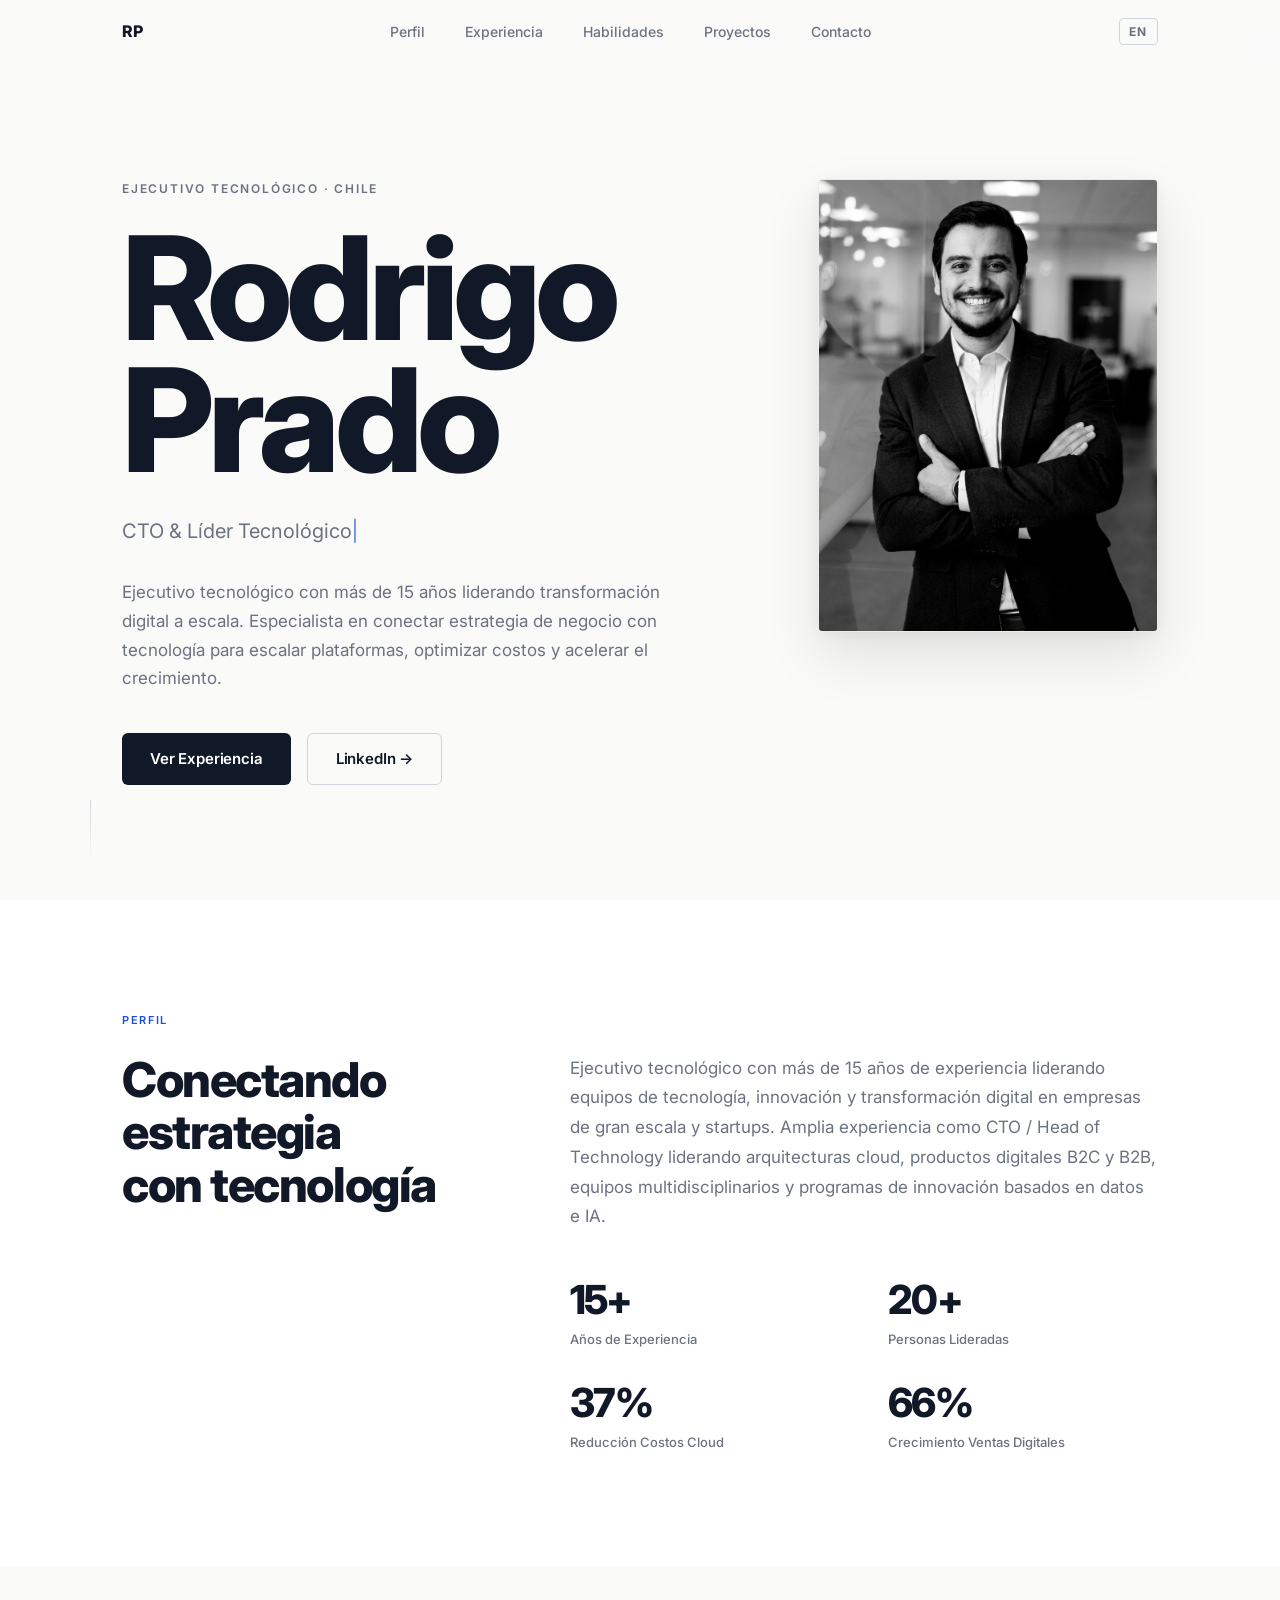
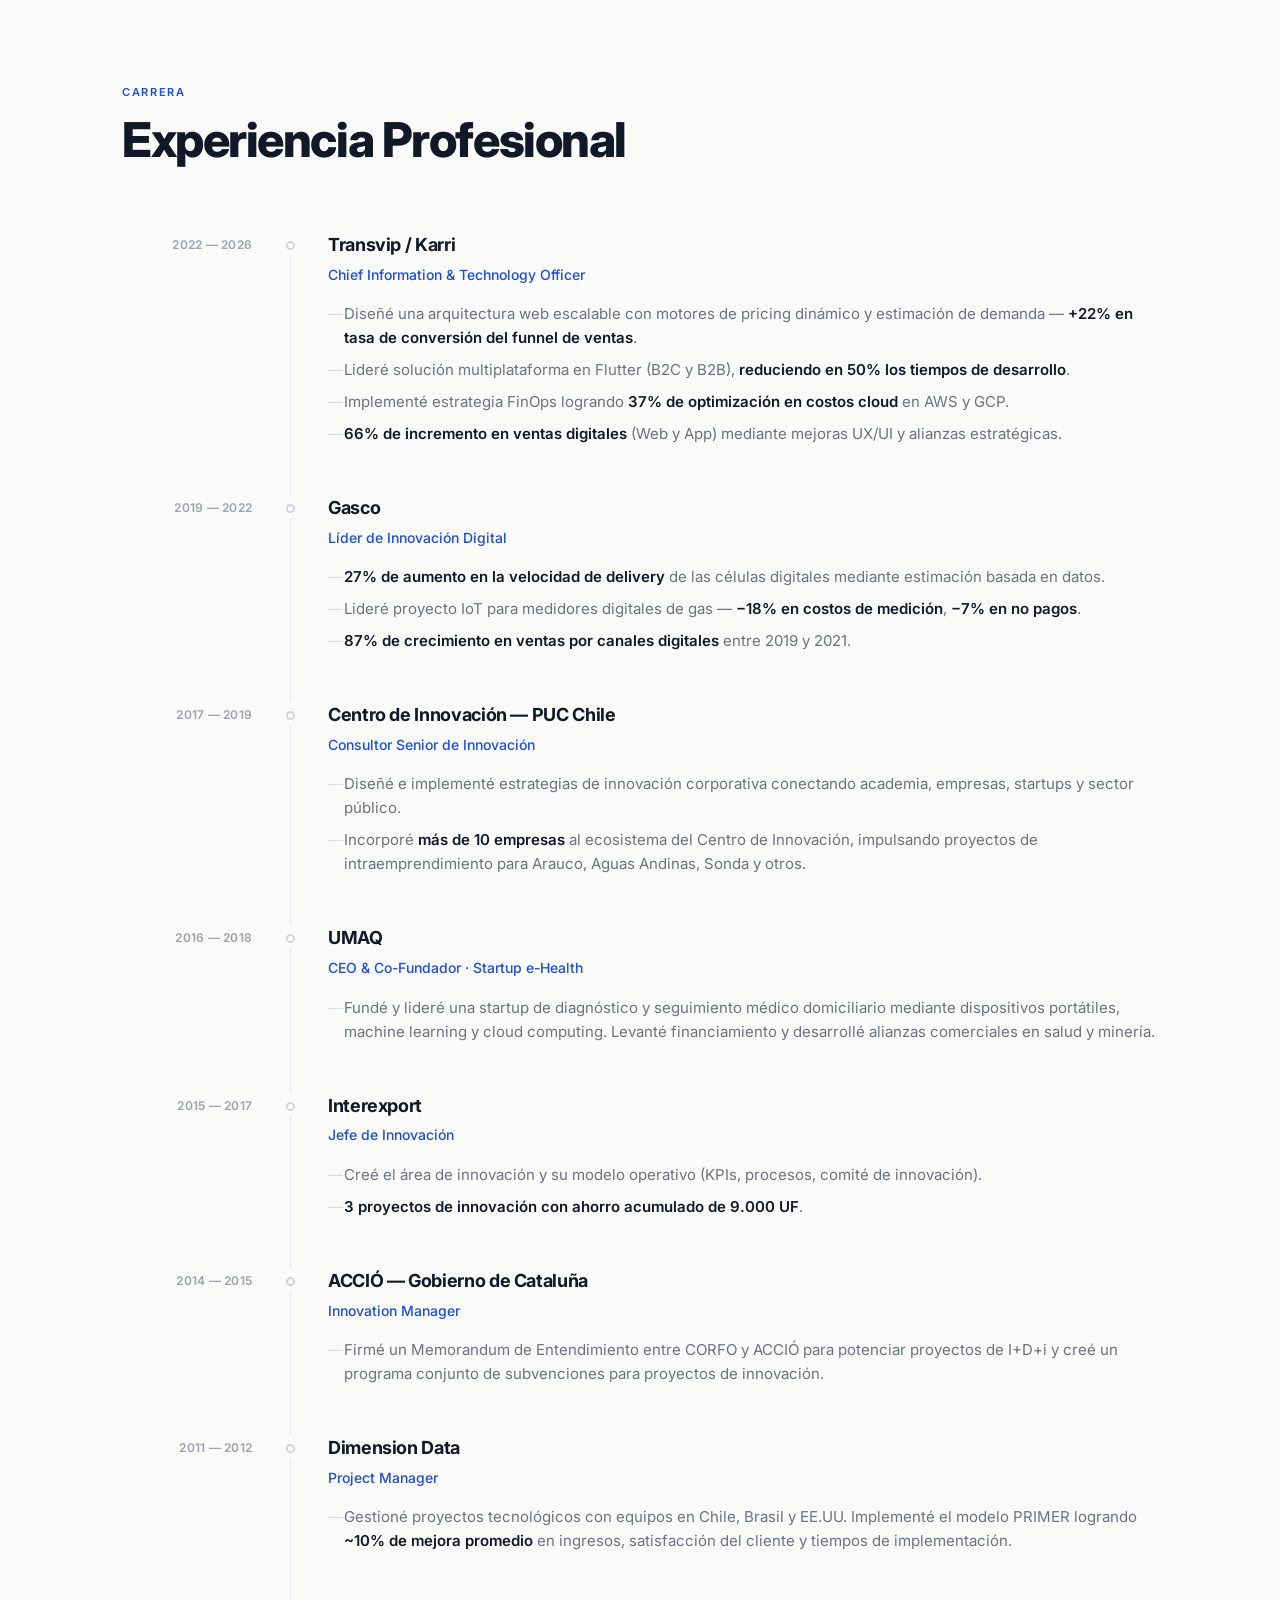
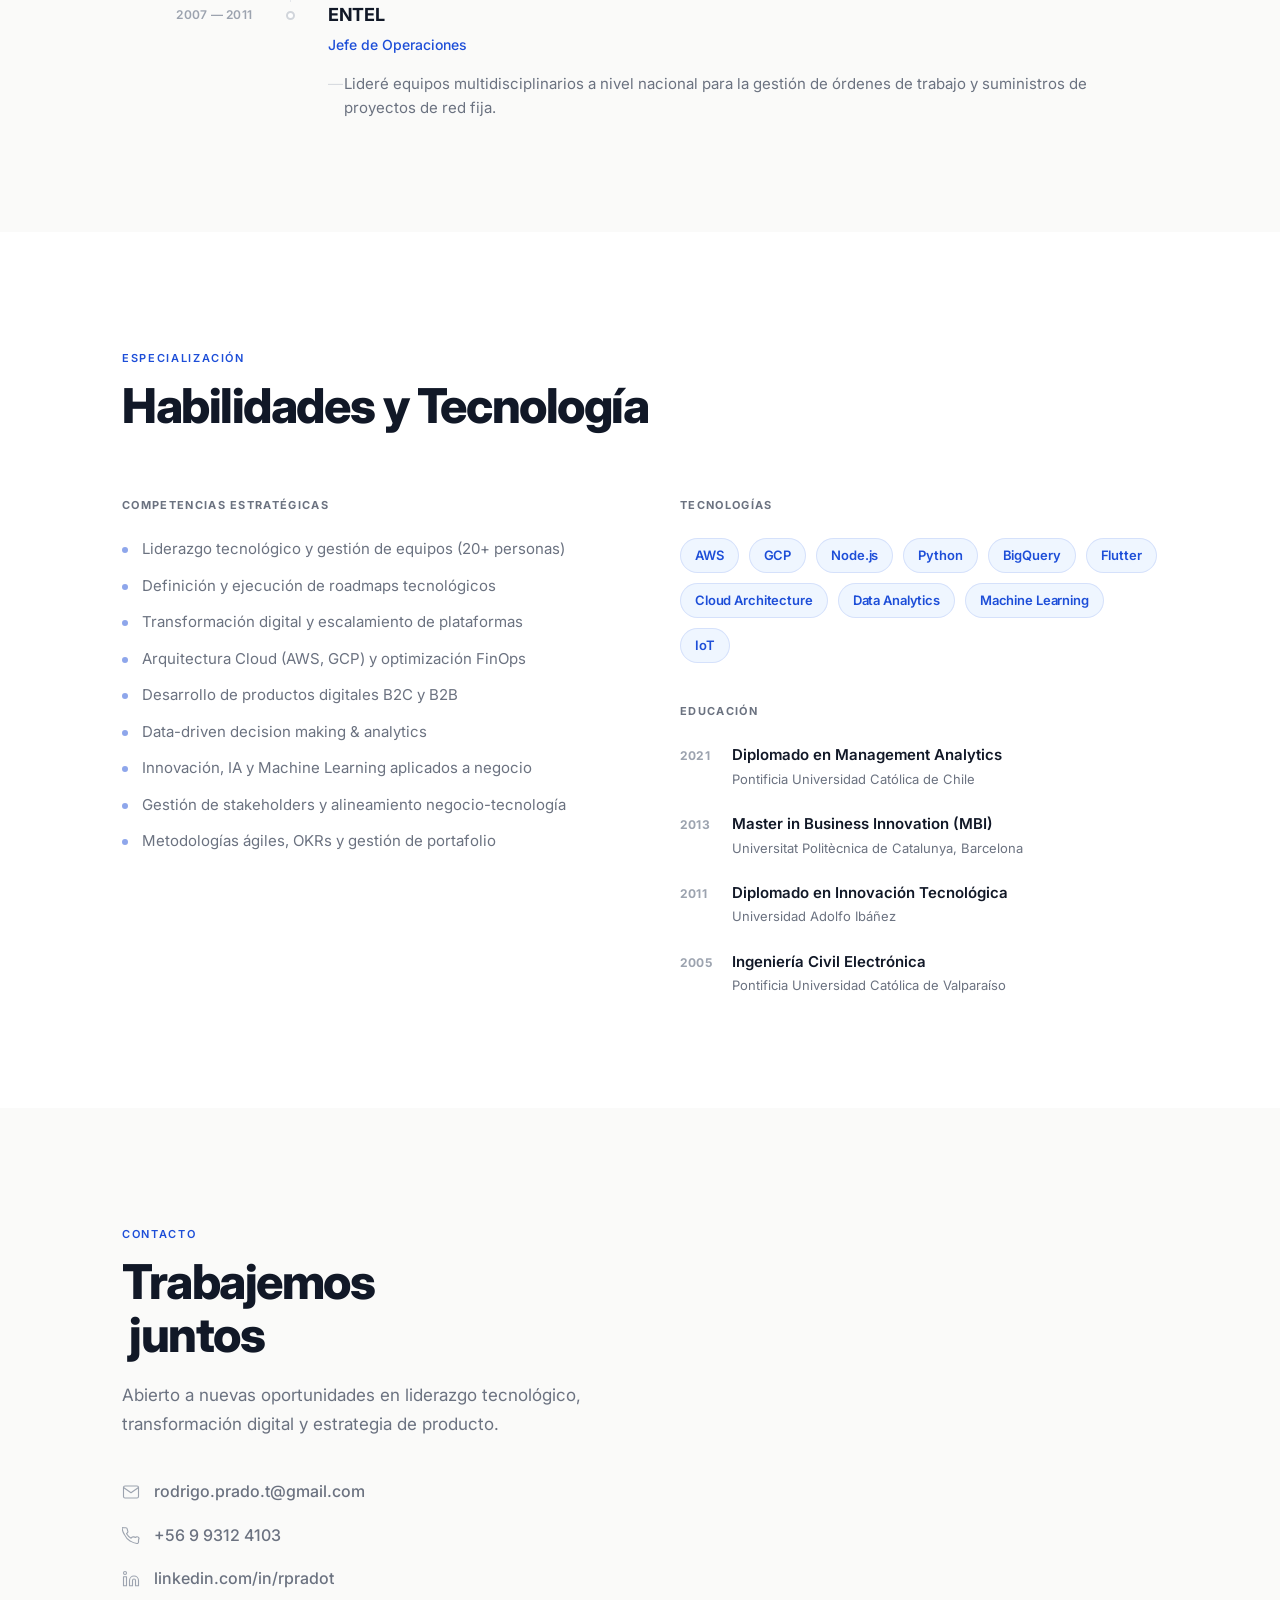
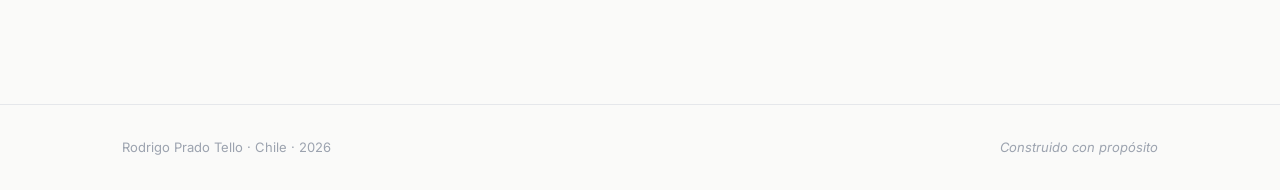
<file: index.html>
<!DOCTYPE html>
<html lang="es" data-lang="es">
<head>
  <meta charset="UTF-8" />
  <meta name="viewport" content="width=device-width, initial-scale=1.0" />
  <title>Rodrigo Prado — CTO & Technology Leader</title>
  <meta name="description" content="Technology executive with 15+ years leading digital transformation, cloud platforms, and product innovation." />
  <link rel="preconnect" href="https://fonts.googleapis.com" />
  <link rel="preconnect" href="https://fonts.gstatic.com" crossorigin />
  <link href="https://fonts.googleapis.com/css2?family=Inter:wght@300;400;500;600;700;800&display=swap" rel="stylesheet" />
  <link rel="stylesheet" href="style.css?v=3" />
</head>
<body>

  <!-- ── NAV ─────────────────────────────────────────────── -->
  <nav class="nav" id="nav">
    <div class="nav__inner">
      <a href="#hero" class="nav__logo">RP</a>
      <ul class="nav__links" id="navLinks">
        <li><a href="#about"      class="nav__link t" data-key="nav_about">About</a></li>
        <li><a href="#experience" class="nav__link t" data-key="nav_exp">Experience</a></li>
        <li><a href="#skills"     class="nav__link t" data-key="nav_skills">Skills</a></li>
        <li><a href="projects.html" class="nav__link t" data-key="nav_projects">Projects</a></li>
        <li><a href="#contact"    class="nav__link t" data-key="nav_contact">Contact</a></li>
      </ul>
      <div class="nav__right">
        <button class="lang-toggle" id="langToggle" aria-label="Toggle language">ES</button>
        <button class="nav__burger" id="navBurger" aria-label="Menu" aria-expanded="false">
          <span></span><span></span><span></span>
        </button>
      </div>
    </div>
  </nav>

  <!-- ── HERO ─────────────────────────────────────────────── -->
  <section class="hero" id="hero">
    <div class="hero__inner">
      <div class="hero__content">
        <p class="hero__eyebrow t" data-key="hero_eyebrow">Technology Executive · Chile</p>
        <h1 class="hero__name">Rodrigo<br>Prado</h1>
        <p class="hero__subtitle">
          <span id="typewriter"></span><span class="cursor" aria-hidden="true">|</span>
        </p>
        <p class="hero__bio t" data-key="hero_bio">
          Technology executive with 15+ years leading digital transformation at scale.
          Specialist in connecting business strategy with technology to build platforms,
          optimize costs, and accelerate growth.
        </p>
        <div class="hero__ctas">
          <a href="#experience" class="btn btn--primary t" data-key="hero_cta1">View Experience</a>
          <a href="https://cl.linkedin.com/in/rpradot/" target="_blank" rel="noopener" class="btn btn--secondary t" data-key="hero_cta2">LinkedIn →</a>
        </div>
      </div>
      <!-- Replace photo.jpg with your actual photo file -->
      <div class="hero__photo" aria-hidden="true">
        <img src="photo.jpg" alt="Rodrigo Prado" />
      </div>
    </div>
    <div class="hero__scroll" aria-hidden="true">
      <div class="hero__scroll-line"></div>
    </div>
  </section>

  <!-- ── ABOUT ─────────────────────────────────────────────── -->
  <section class="section about" id="about">
    <div class="container">
      <span class="section__label fade-in t" data-key="about_label">Profile</span>
      <div class="about__grid">
        <div class="about__left fade-in">
          <h2 class="section__title t" data-key="about_title">Connecting strategy<br>with technology</h2>
        </div>
        <div class="about__right fade-in">
          <p class="about__text t" data-key="about_text">
            Technology executive with over 15 years of experience leading technology,
            innovation, and digital transformation teams at large enterprises and startups.
            Broad expertise as CTO / Head of Technology leading cloud architectures,
            B2C and B2B digital products, multidisciplinary teams, and data- and AI-driven
            innovation programs.
          </p>
          <div class="about__stats">
            <div class="stat fade-in">
              <span class="stat__number">15+</span>
              <span class="stat__label t" data-key="stat1">Years Experience</span>
            </div>
            <div class="stat fade-in">
              <span class="stat__number">20+</span>
              <span class="stat__label t" data-key="stat2">Team Members Led</span>
            </div>
            <div class="stat fade-in">
              <span class="stat__number">37%</span>
              <span class="stat__label t" data-key="stat3">Cloud Cost Reduction</span>
            </div>
            <div class="stat fade-in">
              <span class="stat__number">66%</span>
              <span class="stat__label t" data-key="stat4">Digital Sales Growth</span>
            </div>
          </div>
        </div>
      </div>
    </div>
  </section>

  <!-- ── EXPERIENCE ────────────────────────────────────────── -->
  <section class="section experience" id="experience">
    <div class="container">
      <div class="section__header fade-in">
        <span class="section__label t" data-key="exp_label">Career</span>
        <h2 class="section__title t" data-key="exp_title">Work Experience</h2>
      </div>

      <div class="timeline">

        <div class="timeline__item fade-in">
          <div class="timeline__meta">
            <span class="timeline__date t" data-key="exp1_date">Mar 2022 — Present</span>
          </div>
          <div class="timeline__dot" aria-hidden="true"></div>
          <div class="timeline__body">
            <div class="timeline__company">Transvip / Karri</div>
            <div class="timeline__role t" data-key="exp1_role">Chief Information & Technology Officer</div>
            <ul class="timeline__achievements">
              <li class="t" data-key="exp1_a1">Designed scalable web architecture with dynamic pricing and demand estimation engines — <strong>+22% sales funnel conversion rate</strong>.</li>
              <li class="t" data-key="exp1_a2">Led multiplatform Flutter solution (B2C & B2B), <strong>cutting app development time by 50%</strong>.</li>
              <li class="t" data-key="exp1_a3">Implemented FinOps strategy achieving <strong>37% cloud cost reduction</strong> across AWS and GCP.</li>
              <li class="t" data-key="exp1_a4"><strong>66% increase in digital sales</strong> (Web & App) through UX/UI improvements and strategic partnerships.</li>
            </ul>
          </div>
        </div>

        <div class="timeline__item fade-in">
          <div class="timeline__meta">
            <span class="timeline__date">2019 — 2022</span>
          </div>
          <div class="timeline__dot" aria-hidden="true"></div>
          <div class="timeline__body">
            <div class="timeline__company">Gasco</div>
            <div class="timeline__role t" data-key="exp2_role">Digital Innovation Leader</div>
            <ul class="timeline__achievements">
              <li class="t" data-key="exp2_a1"><strong>27% increase in delivery speed</strong> of digital squads through data-based estimation.</li>
              <li class="t" data-key="exp2_a2">Led IoT project for digital gas meters — <strong>−18% measurement costs</strong>, <strong>−7% non-payments</strong>.</li>
              <li class="t" data-key="exp2_a3"><strong>87% growth in digital channel sales</strong> between 2019 and 2021.</li>
            </ul>
          </div>
        </div>

        <div class="timeline__item fade-in">
          <div class="timeline__meta">
            <span class="timeline__date">2017 — 2019</span>
          </div>
          <div class="timeline__dot" aria-hidden="true"></div>
          <div class="timeline__body">
            <div class="timeline__company">Centro de Innovación — PUC Chile</div>
            <div class="timeline__role t" data-key="exp3_role">Senior Innovation Consultant</div>
            <ul class="timeline__achievements">
              <li class="t" data-key="exp3_a1">Designed corporate innovation strategies connecting academia, companies, startups, and the public sector.</li>
              <li class="t" data-key="exp3_a2">Incorporated <strong>10+ companies</strong> into the Innovation Center ecosystem, driving intrapreneurship projects for Arauco, Aguas Andinas, Sonda, and others.</li>
            </ul>
          </div>
        </div>

        <div class="timeline__item fade-in">
          <div class="timeline__meta">
            <span class="timeline__date">2016 — 2018</span>
          </div>
          <div class="timeline__dot" aria-hidden="true"></div>
          <div class="timeline__body">
            <div class="timeline__company">UMAQ</div>
            <div class="timeline__role t" data-key="exp4_role">CEO & Co-Founder · e-Health Startup</div>
            <ul class="timeline__achievements">
              <li class="t" data-key="exp4_a1">Founded and led a startup for home medical diagnosis and monitoring using portable devices, machine learning, and cloud computing. Raised funding and built commercial alliances in healthcare and mining.</li>
            </ul>
          </div>
        </div>

        <div class="timeline__item fade-in">
          <div class="timeline__meta">
            <span class="timeline__date">2015 — 2017</span>
          </div>
          <div class="timeline__dot" aria-hidden="true"></div>
          <div class="timeline__body">
            <div class="timeline__company">Interexport</div>
            <div class="timeline__role t" data-key="exp5_role">Head of Innovation</div>
            <ul class="timeline__achievements">
              <li class="t" data-key="exp5_a1">Created the innovation area and its operating model (KPIs, processes, innovation committee).</li>
              <li class="t" data-key="exp5_a2"><strong>3 innovation projects with cumulative savings of 9,000 UF</strong>.</li>
            </ul>
          </div>
        </div>

        <div class="timeline__item fade-in">
          <div class="timeline__meta">
            <span class="timeline__date">2014 — 2015</span>
          </div>
          <div class="timeline__dot" aria-hidden="true"></div>
          <div class="timeline__body">
            <div class="timeline__company">ACCIÓ — Gobierno de Cataluña</div>
            <div class="timeline__role t" data-key="exp6_role">Innovation Manager</div>
            <ul class="timeline__achievements">
              <li class="t" data-key="exp6_a1">Signed an MoU between CORFO and ACCIÓ to boost R&amp;D projects and created a joint subsidy program for innovation initiatives.</li>
            </ul>
          </div>
        </div>

        <div class="timeline__item fade-in">
          <div class="timeline__meta">
            <span class="timeline__date">2011 — 2012</span>
          </div>
          <div class="timeline__dot" aria-hidden="true"></div>
          <div class="timeline__body">
            <div class="timeline__company">Dimension Data</div>
            <div class="timeline__role t" data-key="exp7_role">Project Manager</div>
            <ul class="timeline__achievements">
              <li class="t" data-key="exp7_a1">Managed technology projects with teams in Chile, Brazil, and USA. Implemented the PRIMER model achieving <strong>~10% average improvement</strong> in revenue, customer satisfaction, and implementation times.</li>
            </ul>
          </div>
        </div>

        <div class="timeline__item fade-in">
          <div class="timeline__meta">
            <span class="timeline__date">2007 — 2011</span>
          </div>
          <div class="timeline__dot" aria-hidden="true"></div>
          <div class="timeline__body">
            <div class="timeline__company">ENTEL</div>
            <div class="timeline__role t" data-key="exp8_role">Operations Manager</div>
            <ul class="timeline__achievements">
              <li class="t" data-key="exp8_a1">Led national multidisciplinary teams for work order management and fixed-network project supplies.</li>
            </ul>
          </div>
        </div>

      </div>
    </div>
  </section>

  <!-- ── SKILLS ────────────────────────────────────────────── -->
  <section class="section skills" id="skills">
    <div class="container">
      <div class="section__header fade-in">
        <span class="section__label t" data-key="skills_label">Expertise</span>
        <h2 class="section__title t" data-key="skills_title">Skills & Technology</h2>
      </div>
      <div class="skills__grid">

        <div class="skills__col fade-in">
          <h3 class="skills__col-title t" data-key="skills_strategic_title">Strategic Competencies</h3>
          <ul class="skills__list">
            <li class="t" data-key="skill_s1">Technology leadership & team management (20+ people)</li>
            <li class="t" data-key="skill_s2">Technology roadmap definition & execution</li>
            <li class="t" data-key="skill_s3">Digital transformation & platform scaling</li>
            <li class="t" data-key="skill_s4">Cloud Architecture (AWS, GCP) & FinOps optimization</li>
            <li class="t" data-key="skill_s5">B2C and B2B digital product development</li>
            <li class="t" data-key="skill_s6">Data-driven decision making & analytics</li>
            <li class="t" data-key="skill_s7">AI and Machine Learning applied to business</li>
            <li class="t" data-key="skill_s8">Stakeholder management & business-technology alignment</li>
            <li class="t" data-key="skill_s9">Agile methodologies, OKRs & portfolio management</li>
          </ul>
        </div>

        <div class="skills__col fade-in">
          <h3 class="skills__col-title t" data-key="skills_tech_title">Technologies</h3>
          <div class="tech__badges">
            <span class="badge">AWS</span>
            <span class="badge">GCP</span>
            <span class="badge">Node.js</span>
            <span class="badge">Python</span>
            <span class="badge">BigQuery</span>
            <span class="badge">Flutter</span>
            <span class="badge">Cloud Architecture</span>
            <span class="badge">Data Analytics</span>
            <span class="badge">Machine Learning</span>
            <span class="badge">IoT</span>
          </div>

          <h3 class="skills__col-title t" data-key="skills_edu_title" style="margin-top: 2.5rem;">Education</h3>
          <ul class="edu__list">
            <li>
              <span class="edu__year">2021</span>
              <span class="edu__details">
                <span class="edu__deg t" data-key="edu1_deg">Diplomado in Management Analytics</span>
                <span class="edu__school">Pontificia Universidad Católica de Chile</span>
              </span>
            </li>
            <li>
              <span class="edu__year">2013</span>
              <span class="edu__details">
                <span class="edu__deg t" data-key="edu2_deg">Master in Business Innovation (MBI)</span>
                <span class="edu__school">Universitat Politècnica de Catalunya, Barcelona</span>
              </span>
            </li>
            <li>
              <span class="edu__year">2011</span>
              <span class="edu__details">
                <span class="edu__deg t" data-key="edu3_deg">Diplomado in Technological Innovation</span>
                <span class="edu__school">Universidad Adolfo Ibáñez</span>
              </span>
            </li>
            <li>
              <span class="edu__year">2005</span>
              <span class="edu__details">
                <span class="edu__deg t" data-key="edu4_deg">Electronic Civil Engineering</span>
                <span class="edu__school">Pontificia Universidad Católica de Valparaíso</span>
              </span>
            </li>
          </ul>
        </div>

      </div>
    </div>
  </section>

  <!-- ── CONTACT ───────────────────────────────────────────── -->
  <section class="section contact" id="contact">
    <div class="container">
      <div class="contact__inner fade-in">
        <span class="section__label t" data-key="contact_label">Get in touch</span>
        <h2 class="section__title contact__title t" data-key="contact_title">Let's work<br>together</h2>
        <p class="contact__sub t" data-key="contact_sub">
          Open to new opportunities in technology leadership,<br>digital transformation, and product strategy.
        </p>
        <div class="contact__links">
          <a href="mailto:rodrigo.prado.t@gmail.com" class="contact__link">
            <svg xmlns="http://www.w3.org/2000/svg" viewBox="0 0 24 24" fill="none" stroke="currentColor" stroke-width="1.5" stroke-linecap="round" stroke-linejoin="round" aria-hidden="true"><path d="M4 4h16c1.1 0 2 .9 2 2v12c0 1.1-.9 2-2 2H4c-1.1 0-2-.9-2-2V6c0-1.1.9-2 2-2z"/><polyline points="22,6 12,13 2,6"/></svg>
            rodrigo.prado.t@gmail.com
          </a>
          <a href="tel:+56993124103" class="contact__link">
            <svg xmlns="http://www.w3.org/2000/svg" viewBox="0 0 24 24" fill="none" stroke="currentColor" stroke-width="1.5" stroke-linecap="round" stroke-linejoin="round" aria-hidden="true"><path d="M22 16.92v3a2 2 0 01-2.18 2 19.79 19.79 0 01-8.63-3.07A19.5 19.5 0 013.07 9.81a19.79 19.79 0 01-3.07-8.67A2 2 0 012 1h3a2 2 0 012 1.72c.127.96.361 1.903.7 2.81a2 2 0 01-.45 2.11L6.09 8.91a16 16 0 006 6l1.27-1.27a2 2 0 012.11-.45c.907.339 1.85.573 2.81.7A2 2 0 0122 16.92z"/></svg>
            +56 9 9312 4103
          </a>
          <a href="https://cl.linkedin.com/in/rpradot/" target="_blank" rel="noopener" class="contact__link">
            <svg xmlns="http://www.w3.org/2000/svg" viewBox="0 0 24 24" fill="none" stroke="currentColor" stroke-width="1.5" stroke-linecap="round" stroke-linejoin="round" aria-hidden="true"><path d="M16 8a6 6 0 016 6v7h-4v-7a2 2 0 00-2-2 2 2 0 00-2 2v7h-4v-7a6 6 0 016-6z"/><rect x="2" y="9" width="4" height="12"/><circle cx="4" cy="4" r="2"/></svg>
            linkedin.com/in/rpradot
          </a>
        </div>
      </div>
    </div>
  </section>

  <!-- ── FOOTER ────────────────────────────────────────────── -->
  <footer class="footer">
    <div class="container footer__inner">
      <span>Rodrigo Prado Tello &middot; Chile &middot; <span id="year"></span></span>
      <span class="footer__built t" data-key="footer_built">Built with purpose</span>
    </div>
  </footer>

  <script src="main.js"></script>
</body>
</html>
</file>
<file: style.css>
/* ─── RESET & BASE ───────────────────────────────────────── */
*,
*::before,
*::after {
  box-sizing: border-box;
  margin: 0;
  padding: 0;
}

:root {
  --bg: #FAFAF9;
  --bg-alt: #F3F4F6;
  --white: #FFFFFF;
  --text: #111827;
  --text-muted: #6B7280;
  --text-light: #9CA3AF;
  --accent: #1D4ED8;
  --accent-light: #EFF6FF;
  --border: #E5E7EB;
  --border-dark: #D1D5DB;

  --font: 'Inter', system-ui, -apple-system, sans-serif;
  --nav-h: 64px;

  --ease: cubic-bezier(0.4, 0, 0.2, 1);
}

html {
  scroll-behavior: smooth;
  font-size: 16px;
}

body {
  font-family: var(--font);
  background: var(--bg);
  color: var(--text);
  line-height: 1.6;
  -webkit-font-smoothing: antialiased;
  overflow-x: hidden;
}

a {
  text-decoration: none;
  color: inherit;
}

ul {
  list-style: none;
}

img {
  display: block;
  max-width: 100%;
}

/* ─── TYPOGRAPHY ─────────────────────────────────────────── */
.section__label {
  display: inline-block;
  font-size: 0.6875rem;
  font-weight: 600;
  letter-spacing: 0.15em;
  text-transform: uppercase;
  color: var(--accent);
  margin-bottom: 0.75rem;
}

.section__title {
  font-size: clamp(2rem, 4vw, 3rem);
  font-weight: 800;
  line-height: 1.1;
  letter-spacing: -0.03em;
  color: var(--text);
}

.section__header {
  margin-bottom: 4rem;
}

/* ─── LAYOUT ─────────────────────────────────────────────── */
.container {
  max-width: 1100px;
  margin: 0 auto;
  padding: 0 2rem;
}

.section {
  padding: 7rem 0;
}

/* ─── NAV ────────────────────────────────────────────────── */
.nav {
  position: fixed;
  top: 0;
  left: 0;
  right: 0;
  z-index: 100;
  height: var(--nav-h);
  background: rgba(250, 250, 249, 0.85);
  backdrop-filter: blur(12px);
  -webkit-backdrop-filter: blur(12px);
  border-bottom: 1px solid transparent;
  transition: border-color 0.3s var(--ease), box-shadow 0.3s var(--ease);
}

.nav.scrolled {
  border-color: var(--border);
  box-shadow: 0 1px 16px rgba(0, 0, 0, 0.05);
}

.nav__inner {
  max-width: 1100px;
  margin: 0 auto;
  padding: 0 2rem;
  height: 100%;
  display: flex;
  align-items: center;
  justify-content: space-between;
  gap: 2rem;
}

.nav__logo {
  font-size: 1rem;
  font-weight: 800;
  letter-spacing: -0.02em;
  color: var(--text);
  flex-shrink: 0;
}

.nav__links {
  display: flex;
  align-items: center;
  gap: 2.5rem;
}

.nav__link {
  font-size: 0.875rem;
  font-weight: 500;
  color: var(--text-muted);
  transition: color 0.2s;
  position: relative;
}

.nav__link::after {
  content: '';
  position: absolute;
  bottom: -2px;
  left: 0;
  right: 0;
  height: 1.5px;
  background: var(--accent);
  transform: scaleX(0);
  transform-origin: left;
  transition: transform 0.25s var(--ease);
}

.nav__link:hover {
  color: var(--text);
}

.nav__link:hover::after {
  transform: scaleX(1);
}

.nav__right {
  display: flex;
  align-items: center;
  gap: 0.75rem;
  flex-shrink: 0;
}

.lang-toggle {
  font-family: var(--font);
  font-size: 0.75rem;
  font-weight: 700;
  letter-spacing: 0.08em;
  color: var(--text-muted);
  background: none;
  border: 1.5px solid var(--border-dark);
  border-radius: 4px;
  padding: 0.3rem 0.6rem;
  cursor: pointer;
  transition: all 0.2s;
}

.lang-toggle:hover {
  color: var(--accent);
  border-color: var(--accent);
  background: var(--accent-light);
}

.nav__burger {
  display: none;
  flex-direction: column;
  justify-content: center;
  gap: 5px;
  width: 32px;
  height: 32px;
  background: none;
  border: none;
  cursor: pointer;
  padding: 4px;
}

.nav__burger span {
  display: block;
  height: 1.5px;
  background: var(--text);
  border-radius: 2px;
  transition: all 0.25s var(--ease);
}

.nav__burger.open span:nth-child(1) {
  transform: translateY(6.5px) rotate(45deg);
}

.nav__burger.open span:nth-child(2) {
  opacity: 0;
  transform: scaleX(0);
}

.nav__burger.open span:nth-child(3) {
  transform: translateY(-6.5px) rotate(-45deg);
}

/* ─── HERO ───────────────────────────────────────────────── */
.hero {
  min-height: 100dvh;
  display: flex;
  flex-direction: column;
  justify-content: center;
  padding: calc(var(--nav-h) + 4rem) 2rem 4rem;
  max-width: 1100px;
  margin: 0 auto;
  position: relative;
}

.hero__inner {
  display: grid;
  grid-template-columns: 1fr 340px;
  gap: 5rem;
  align-items: start;
  width: 100%;
}

.hero__photo {
  animation: fadeUp 0.8s var(--ease) 0.15s both;
}

.hero__photo img {
  width: 100%;
  aspect-ratio: 3 / 4;
  object-fit: cover;
  border-radius: 4px;
  box-shadow: 0 24px 56px rgba(0, 0, 0, 0.10), 0 4px 16px rgba(0, 0, 0, 0.06);
  border: 1px solid rgba(0, 0, 0, 0.06);
}

.hero__eyebrow {
  font-size: 0.75rem;
  font-weight: 600;
  letter-spacing: 0.15em;
  text-transform: uppercase;
  color: var(--text-muted);
  margin-bottom: 1.5rem;
  animation: fadeUp 0.8s var(--ease) 0.1s both;
}

.hero__name {
  font-size: clamp(4rem, 12vw, 9rem);
  font-weight: 800;
  line-height: 0.92;
  letter-spacing: -0.04em;
  color: var(--text);
  margin-bottom: 1.75rem;
  animation: fadeUp 0.8s var(--ease) 0.2s both;
}

.hero__subtitle {
  font-size: clamp(1rem, 2vw, 1.25rem);
  font-weight: 400;
  color: var(--text-muted);
  margin-bottom: 1.75rem;
  min-height: 1.75em;
  animation: fadeUp 0.8s var(--ease) 0.3s both;
}

.cursor {
  display: inline-block;
  color: var(--accent);
  animation: blink 1s step-end infinite;
  font-weight: 300;
}

.hero__bio {
  max-width: 560px;
  font-size: 1.0625rem;
  line-height: 1.7;
  color: var(--text-muted);
  margin-bottom: 2.5rem;
  animation: fadeUp 0.8s var(--ease) 0.4s both;
}

.hero__ctas {
  display: flex;
  gap: 1rem;
  flex-wrap: wrap;
  animation: fadeUp 0.8s var(--ease) 0.5s both;
}

.hero__scroll {
  position: absolute;
  bottom: 2.5rem;
  left: 0;
  display: flex;
  flex-direction: column;
  align-items: center;
  gap: 0.5rem;
  animation: fadeUp 0.8s var(--ease) 0.8s both;
}

.hero__scroll-line {
  width: 1px;
  height: 60px;
  background: linear-gradient(to bottom, var(--border-dark), transparent);
}

/* ─── BUTTONS ────────────────────────────────────────────── */
.btn {
  display: inline-flex;
  align-items: center;
  gap: 0.5rem;
  padding: 0.8125rem 1.75rem;
  border-radius: 6px;
  font-size: 0.9375rem;
  font-weight: 600;
  letter-spacing: -0.01em;
  transition: all 0.2s var(--ease);
  white-space: nowrap;
}

.btn--primary {
  background: var(--text);
  color: var(--white);
}

.btn--primary:hover {
  background: var(--accent);
  transform: translateY(-1px);
  box-shadow: 0 8px 24px rgba(29, 78, 216, 0.2);
}

.btn--secondary {
  background: transparent;
  color: var(--text);
  border: 1.5px solid var(--border-dark);
}

.btn--secondary:hover {
  border-color: var(--text);
  transform: translateY(-1px);
}

/* ─── ABOUT ──────────────────────────────────────────────── */
.about {
  background: var(--white);
}

.about .section__label {
  display: block;
  margin-bottom: 1.5rem;
}

.about__grid {
  display: grid;
  grid-template-columns: 1fr 1.6fr;
  gap: 5rem;
  align-items: start;
}

.about__text {
  font-size: 1.0625rem;
  line-height: 1.75;
  color: var(--text-muted);
  margin-bottom: 3rem;
}

.about__stats {
  display: grid;
  grid-template-columns: 1fr 1fr;
  gap: 2rem 3rem;
}

.stat__number {
  display: block;
  font-size: 2.5rem;
  font-weight: 800;
  letter-spacing: -0.04em;
  color: var(--text);
  line-height: 1;
  margin-bottom: 0.35rem;
}

.stat__label {
  font-size: 0.8125rem;
  color: var(--text-muted);
  font-weight: 500;
}

/* ─── EXPERIENCE ─────────────────────────────────────────── */
.experience {
  background: var(--bg);
}

.timeline__item {
  display: grid;
  grid-template-columns: 130px 28px 1fr;
  gap: 0 1.5rem;
  padding-bottom: 3rem;
  align-items: start;
}

.timeline__item:last-child {
  padding-bottom: 0;
}

/* The centre column — holds the dot and the connecting line */
.timeline__dot {
  display: flex;
  flex-direction: column;
  align-items: center;
  align-self: stretch;
  /* stretch to full row height */
}

/* The dot itself, aligned with the first line of the date */
.timeline__dot::before {
  content: '';
  width: 9px;
  height: 9px;
  border-radius: 50%;
  background: var(--white);
  border: 2px solid var(--border-dark);
  flex-shrink: 0;
  margin-top: 10px;
}

/* The vertical connector line below the dot */
.timeline__dot::after {
  content: '';
  flex: 1;
  width: 1px;
  background: var(--border);
  margin-top: 5px;
  /* extend through the padding-bottom of the item */
  margin-bottom: calc(-3rem - 1px);
}

.timeline__item:last-child .timeline__dot::after {
  display: none;
}

.timeline__meta {
  text-align: right;
}

.timeline__date {
  font-size: 0.75rem;
  font-weight: 600;
  line-height: 1;
  color: var(--text-light);
  letter-spacing: 0.02em;
}

.timeline__company {
  font-size: 1.125rem;
  font-weight: 700;
  color: var(--text);
  margin-bottom: 0.25rem;
  letter-spacing: -0.02em;
}

.timeline__role {
  font-size: 0.875rem;
  font-weight: 500;
  color: var(--accent);
  margin-bottom: 1rem;
}

.timeline__achievements {
  display: flex;
  flex-direction: column;
  gap: 0.5rem;
}

.timeline__achievements li {
  font-size: 0.9375rem;
  color: var(--text-muted);
  line-height: 1.6;
  padding-left: 1rem;
  position: relative;
}

.timeline__achievements li::before {
  content: '—';
  position: absolute;
  left: 0;
  color: var(--border-dark);
  font-weight: 300;
}

.timeline__achievements li strong {
  color: var(--text);
  font-weight: 600;
}

/* ─── SKILLS ─────────────────────────────────────────────── */
.skills {
  background: var(--white);
}

.skills__grid {
  display: grid;
  grid-template-columns: 1fr 1fr;
  gap: 5rem;
}

.skills__col-title {
  font-size: 0.6875rem;
  font-weight: 700;
  letter-spacing: 0.12em;
  text-transform: uppercase;
  color: var(--text-muted);
  margin-bottom: 1.5rem;
}

.skills__list {
  display: flex;
  flex-direction: column;
  gap: 0.875rem;
}

.skills__list li {
  font-size: 0.9375rem;
  color: var(--text-muted);
  padding-left: 1.25rem;
  position: relative;
  line-height: 1.5;
}

.skills__list li::before {
  content: '';
  position: absolute;
  left: 0;
  top: 0.6em;
  width: 6px;
  height: 6px;
  border-radius: 50%;
  background: var(--accent);
  opacity: 0.5;
}

.tech__badges {
  display: flex;
  flex-wrap: wrap;
  gap: 0.625rem;
  margin-bottom: 0.5rem;
}

.badge {
  display: inline-block;
  padding: 0.375rem 0.875rem;
  background: var(--accent-light);
  color: var(--accent);
  font-size: 0.8125rem;
  font-weight: 600;
  border-radius: 100px;
  letter-spacing: -0.01em;
  border: 1px solid rgba(29, 78, 216, 0.12);
  transition: all 0.2s;
}

.badge:hover {
  background: var(--accent);
  color: var(--white);
}

/* Education */
.edu__list {
  display: flex;
  flex-direction: column;
  gap: 1.5rem;
}

.edu__list li {
  display: flex;
  gap: 1.25rem;
  align-items: flex-start;
}

.edu__year {
  font-size: 0.75rem;
  font-weight: 700;
  color: var(--text-light);
  letter-spacing: 0.02em;
  flex-shrink: 0;
  padding-top: 2px;
  min-width: 32px;
}

.edu__details {
  display: flex;
  flex-direction: column;
  gap: 0.2rem;
}

.edu__deg {
  font-size: 0.9375rem;
  font-weight: 600;
  color: var(--text);
  line-height: 1.4;
}

.edu__school {
  font-size: 0.8125rem;
  color: var(--text-muted);
}

/* ─── CONTACT ────────────────────────────────────────────── */
.contact {
  background: var(--bg);
}

.contact__inner {
  max-width: 680px;
}

.contact__title {
  margin-bottom: 1.25rem;
}

[data-lang="es"] .contact__title {
  padding-left: 0.15em;
  text-indent: -0.15em;
}

.contact__sub {
  font-size: 1.0625rem;
  color: var(--text-muted);
  line-height: 1.7;
  margin-bottom: 2.5rem;
}

.contact__links {
  display: flex;
  flex-direction: column;
  gap: 1.125rem;
}

.contact__link {
  display: inline-flex;
  align-items: center;
  gap: 0.875rem;
  font-size: 1rem;
  font-weight: 500;
  color: var(--text-muted);
  transition: color 0.2s;
  width: fit-content;
}

.contact__link svg {
  width: 18px;
  height: 18px;
  flex-shrink: 0;
  color: var(--text-light);
  transition: color 0.2s;
}

.contact__link:hover {
  color: var(--text);
}

.contact__link:hover svg {
  color: var(--accent);
}

/* ─── FOOTER ─────────────────────────────────────────────── */
.footer {
  padding: 2rem 0;
  border-top: 1px solid var(--border);
}

.footer__inner {
  display: flex;
  justify-content: space-between;
  align-items: center;
  font-size: 0.8125rem;
  color: var(--text-light);
}

.footer__built {
  font-style: italic;
}

/* ─── NAV ACTIVE ─────────────────────────────────────────── */
.nav__link--active {
  color: var(--accent);
}

/* ─── PROJECTS PAGE ──────────────────────────────────────── */
.projects-hero {
  padding: calc(var(--nav-h) + 5rem) 0 4rem;
}

.projects-hero__title {
  font-size: clamp(3rem, 7vw, 5.5rem);
  font-weight: 800;
  line-height: 1.0;
  letter-spacing: -0.04em;
  color: var(--text);
  margin-top: 0.75rem;
}

.projects-list {
  padding-bottom: 6rem;
}

.project-item {
  display: grid;
  grid-template-columns: 1fr 1fr;
  gap: 0;
  border-top: 1px solid var(--border);
  min-height: 480px;
}

.project-item:last-child {
  border-bottom: 1px solid var(--border);
}


.project-item__image {
  background: var(--bg-alt);
  min-height: 360px;
  position: relative;
}


.project-item__image::after {
  content: '';
  position: absolute;
  inset: 0;
  box-shadow: inset 0 0 80px 20px var(--bg);
  pointer-events: none;
}

.project-item__content {
  padding: 4rem;
  display: flex;
  flex-direction: column;
  justify-content: center;
  gap: 1.25rem;
}

.project-item__meta {
  font-size: 0.6875rem;
  font-weight: 600;
  letter-spacing: 0.15em;
  text-transform: uppercase;
  color: var(--accent);
}

.project-item__title {
  font-size: clamp(1.75rem, 3vw, 2.5rem);
  font-weight: 800;
  line-height: 1.1;
  letter-spacing: -0.03em;
  color: var(--text);
}

.project-item__desc {
  font-size: 1rem;
  color: var(--text-muted);
  line-height: 1.7;
  max-width: 42ch;
}

.project-item__link {
  display: inline-flex;
  align-items: center;
  font-size: 0.875rem;
  font-weight: 600;
  letter-spacing: 0.02em;
  color: var(--text);
  transition: color 0.2s var(--ease), gap 0.2s var(--ease);
  gap: 0.25rem;
  width: fit-content;
  margin-top: 0.5rem;
}

.project-item__link:hover {
  color: var(--accent);
}

@media (max-width: 900px) {
  .project-item {
    grid-template-columns: 1fr;
    min-height: unset;
  }

  .project-item__image {
    min-height: 260px;
    order: -1;
  }

  .project-item__content {
    padding: 2.5rem 2rem;
  }

  .projects-hero {
    padding: calc(var(--nav-h) + 3rem) 0 2.5rem;
  }
}

/* ─── ANIMATIONS ─────────────────────────────────────────── */
@keyframes fadeUp {
  from {
    opacity: 0;
    transform: translateY(20px);
  }

  to {
    opacity: 1;
    transform: translateY(0);
  }
}

@keyframes blink {

  0%,
  100% {
    opacity: 1;
  }

  50% {
    opacity: 0;
  }
}

.fade-in {
  opacity: 0;
  transform: translateY(24px);
  transition: opacity 0.7s var(--ease), transform 0.7s var(--ease);
}

.fade-in.visible {
  opacity: 1;
  transform: translateY(0);
}

/* Stagger siblings */
.about__stats .stat.visible:nth-child(1) {
  transition-delay: 0.05s;
}

.about__stats .stat.visible:nth-child(2) {
  transition-delay: 0.12s;
}

.about__stats .stat.visible:nth-child(3) {
  transition-delay: 0.19s;
}

.about__stats .stat.visible:nth-child(4) {
  transition-delay: 0.26s;
}

/* ─── RESPONSIVE ─────────────────────────────────────────── */
@media (max-width: 900px) {
  .hero__inner {
    grid-template-columns: 1fr;
    gap: 2.5rem;
  }

  .hero__photo {
    order: -1;
    display: flex;
    justify-content: center;
  }

  .hero__photo img {
    width: 140px;
    aspect-ratio: 0.8;
    border-radius: 50%;
  }

  .nav__links {
    display: none;
  }

  .nav__burger {
    display: flex;
  }

  .nav__links.open {
    display: flex;
    flex-direction: column;
    position: fixed;
    top: var(--nav-h);
    left: 0;
    right: 0;
    background: var(--bg);
    border-bottom: 1px solid var(--border);
    padding: 1.5rem 2rem 2rem;
    gap: 1.5rem;
    box-shadow: 0 8px 32px rgba(0, 0, 0, 0.06);
    z-index: 99;
  }

  .nav__link {
    font-size: 1rem;
  }

  .about__grid {
    grid-template-columns: 1fr;
    gap: 2.5rem;
  }

  .about__stats {
    grid-template-columns: 1fr 1fr;
  }

  .timeline__item {
    grid-template-columns: 20px 1fr;
    grid-template-areas:
      "dot meta"
      "dot body";
    gap: 0.25rem 1rem;
  }

  .timeline__meta {
    grid-area: meta;
    text-align: left;
    align-self: start;
  }

  /* Keep dot visible and use grid area so it spans both rows */
  .timeline__dot {
    grid-area: dot;
    display: flex;
    align-self: stretch;
  }

  /* On mobile, dot aligns with small date text — reset desktop offset */
  .timeline__dot::before {
    margin-top: 10px;
  }

  .timeline__body {
    grid-area: body;
  }

  .skills__grid {
    grid-template-columns: 1fr;
    gap: 3rem;
  }

  .section {
    padding: 5rem 0;
  }
}

@media (max-width: 580px) {
  .hero__name {
    font-size: clamp(3.5rem, 16vw, 5rem);
  }

  .hero__ctas {
    flex-direction: column;
  }

  .btn {
    width: 100%;
    justify-content: center;
  }

  .about__stats {
    grid-template-columns: 1fr 1fr;
    gap: 1.5rem;
  }

  .footer__inner {
    flex-direction: column;
    gap: 0.5rem;
    text-align: center;
  }
}
</file>
